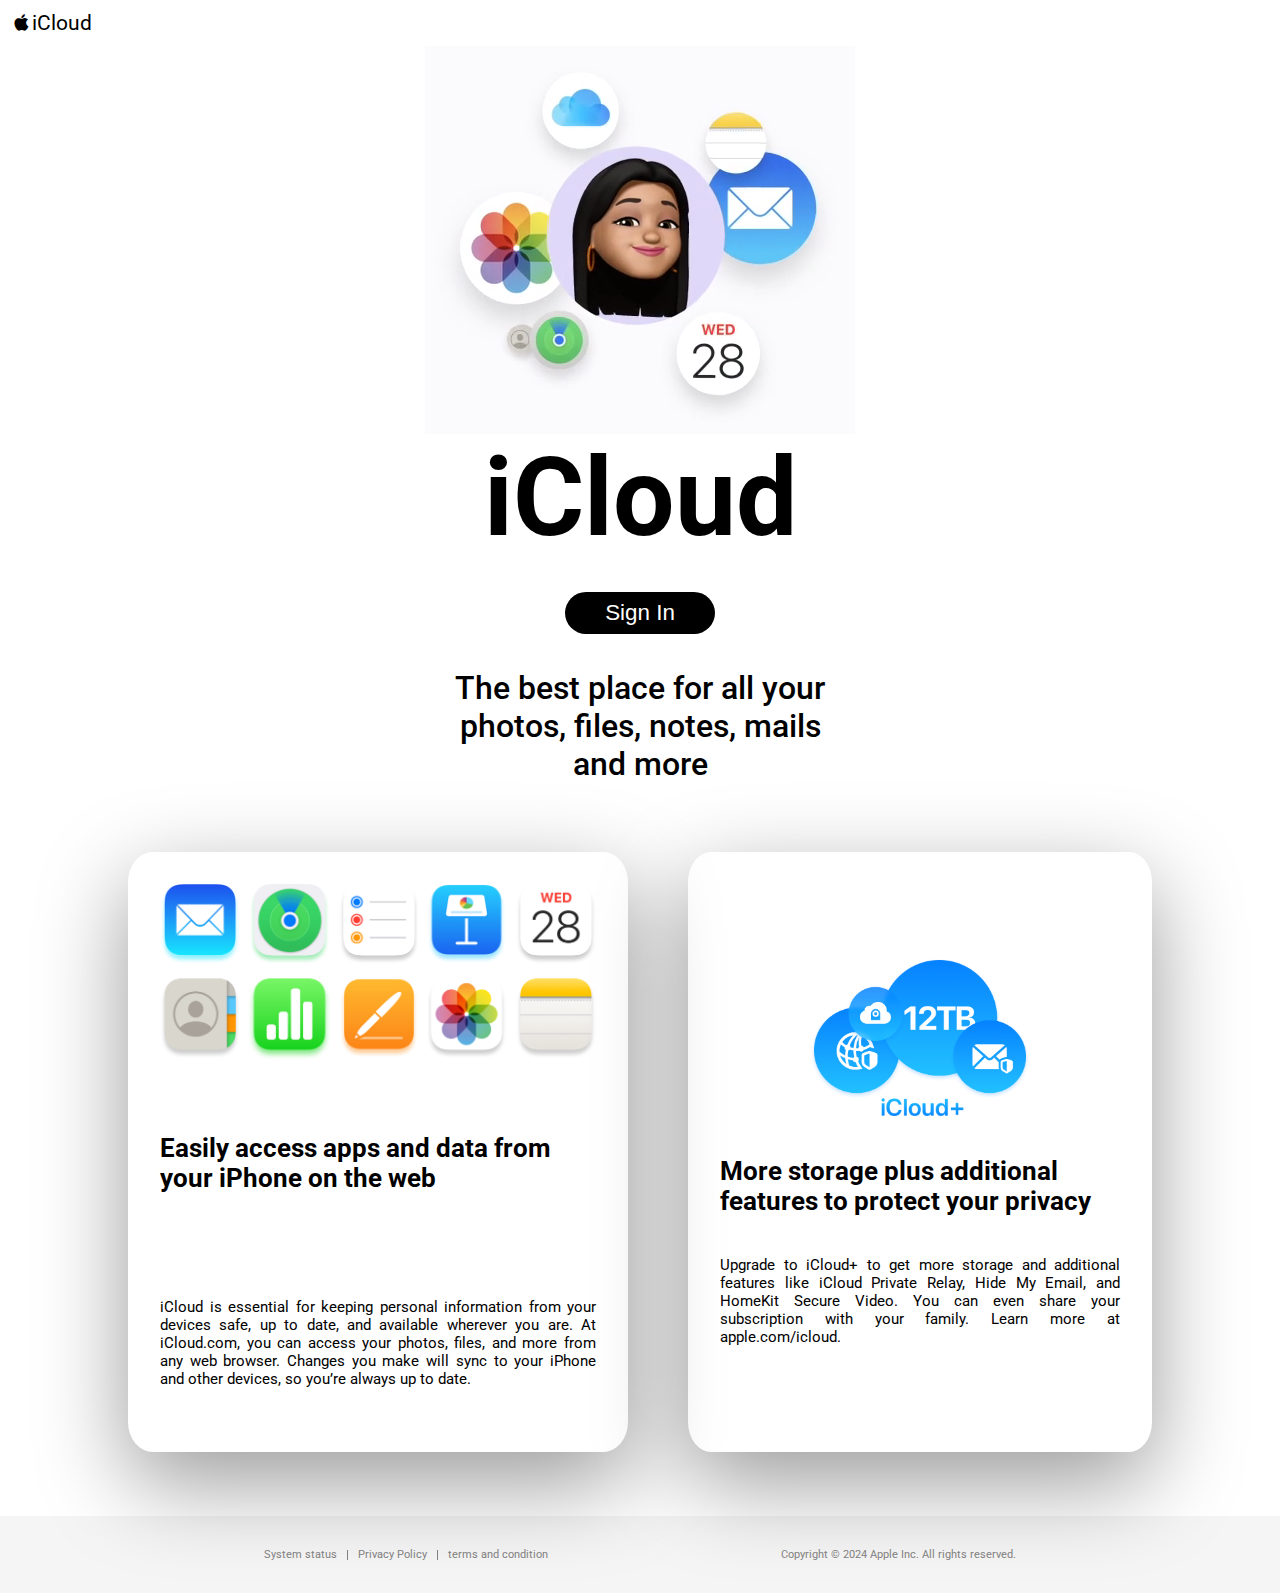
<file: index.html>
<!DOCTYPE html>
<html lang="en">

<head>
    <meta charset="UTF-8">
    <meta name="viewport" content="width=device-width, initial-scale=1.0">
    <link rel="stylesheet" href="style.css">
    <link href='https://unpkg.com/boxicons@2.1.4/css/boxicons.min.css' rel='stylesheet'>
    <link rel="icon" href="ICO/favicon-16x16.png">
    <title>iCloud</title>
</head>

<body>
    <header>
        <nav>
            <a href="#" class="icloud-logo"><i class='bx bxl-apple'></i>iCloud</a>
        </nav>
    </header>
    <main>
        <div class="memoji-vid center-1">
            <video autoplay loop muted src="VID/Memojis Animation video.mp4" id="memoji-vid"></video>
        </div>
        <div class="heading center-1">
            <h1>iCloud</h1>
        </div>
        <div class="sign-in center-1">
            <button id="sign-in-btn"><a href="sign-in.html">Sign In</a></button>
        </div>
        <div class="intro center-1">
            <p id="intro-text">
                The best place for all your photos, files, notes, mails and more
            </p>
        </div>
        <div class="box">
            <div class="box-1">
                <img src="IMG/Icloud-box-1.png" alt="" class="box-1-img">
                <h2 id="box-1-heading">Easily access apps and data from your iPhone on the web</h2>
                <p class="box-1-txt">iCloud is essential for keeping personal information from your devices safe, up to date, and available wherever you are. At iCloud.com, you can access your photos, files, and more from any web browser. Changes you make will sync to your
                    iPhone and other devices, so you’re always up to date.</p>
            </div>
            <div class="box-2">
                <img src="IMG/Icloud-box-2.png" alt="" class="box-2-img">
                <h2 id="box-2-heading">More storage plus additional features to protect your privacy</h2>
                <p class="box-2-txt">Upgrade to iCloud+ to get more storage and additional features like iCloud Private Relay, Hide My Email, and HomeKit Secure Video. You can even share your subscription with your family. Learn more at apple.com/icloud.</p>
            </div>
        </div>

        <footer>
            <div class="footer-div">System status
                <div class="sep"></div>
                Privacy Policy
                <div class="sep"></div>
                terms and condition
            </div>
            <div class="footer-div">Copyright © 2024 Apple Inc. All rights reserved.</div>
        </footer>
    </main>
</body>

</html>
</file>
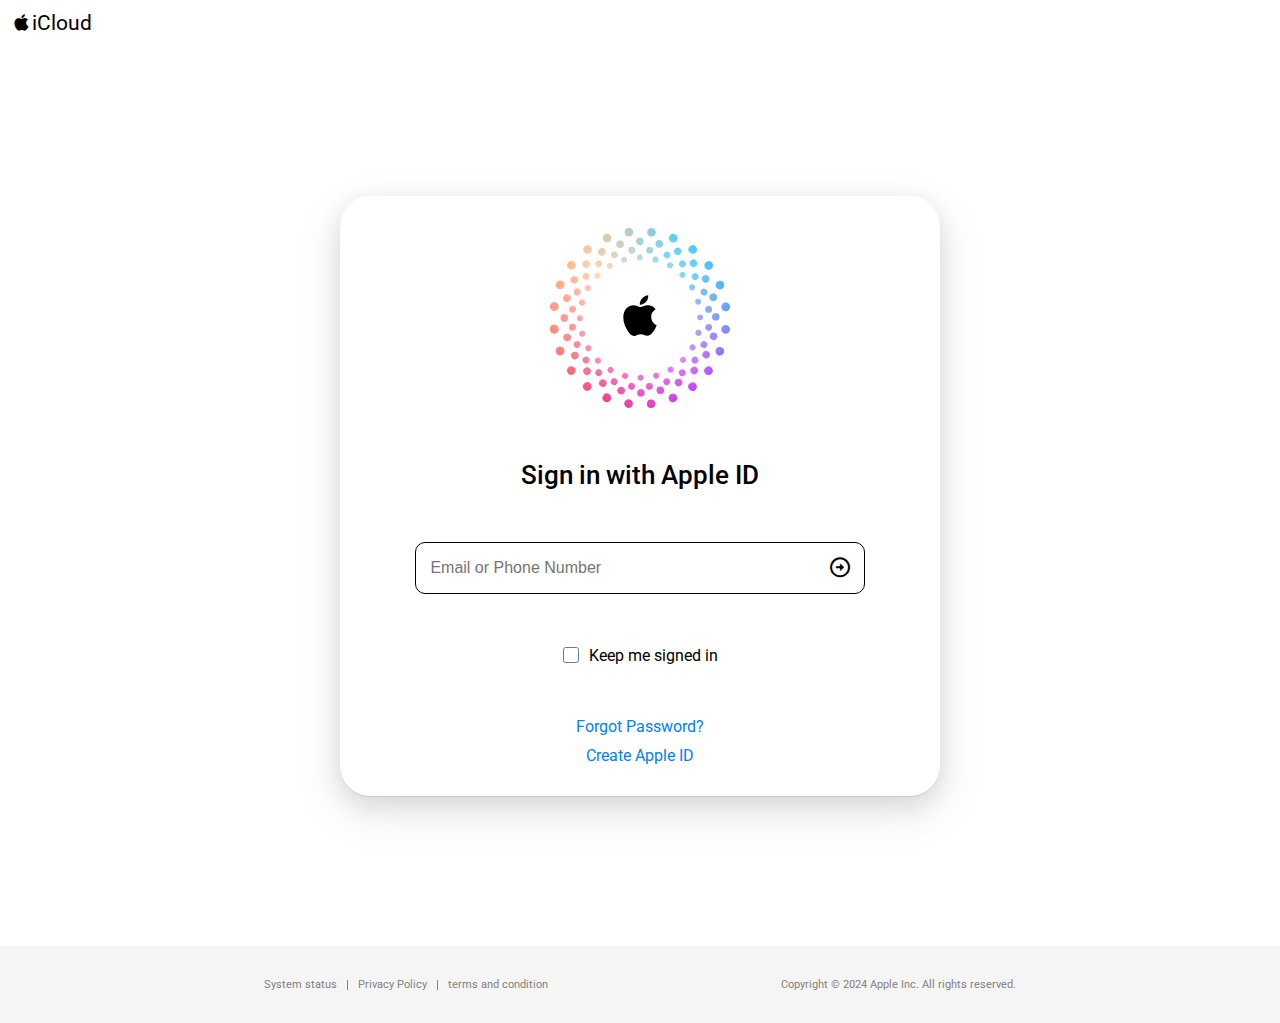
<file: sign-in.html>
<!DOCTYPE html>
<html lang="en">

<head>
    <meta charset="UTF-8">
    <meta name="viewport" content="width=device-width, initial-scale=1.0">
    <link rel="stylesheet" href="style.css">
    <link href='https://unpkg.com/boxicons@2.1.4/css/boxicons.min.css' rel='stylesheet'>
    <link rel="icon" href="ICO/favicon-16x16.png">
    <title>iCloud</title>
</head>

<body>
    <header>
        <nav>
            <a href="#" class="icloud-logo"><i class='bx bxl-apple'></i>iCloud</a>
        </nav>
    </header>
    <main id="main">
        <form id="sign-in">
            <img id="apple-color-logo" src="IMG/sign-in-screen-img.svg" alt="">
            <p>Sign in with Apple ID</p>
            <div class="input-container">
                <a href="#"> <i class='bx bx-right-arrow-circle'></i></a>
                <input id="email-phone" type="number, email" placeholder="Email or Phone Number">
            </div>

            <label><input type="checkbox" id="check">Keep me signed in</label>
            <div class="links"> <a href="#">Forgot Password?</a>
                <a href="#">Create Apple ID</a></div>
        </form>
    </main>
    <footer>
        <div class="footer-div">System status
            <div class="sep"></div>
            Privacy Policy
            <div class="sep"></div>
            terms and condition
        </div>
        <div class="footer-div">Copyright © 2024 Apple Inc. All rights reserved.</div>
    </footer>
</body>

</html>
</file>
<file: style.css>
@import url('https://fonts.googleapis.com/css2?family=Roboto:ital,wght@0,100;0,300;0,400;0,500;0,700;0,900;1,100;1,300;1,400;1,500;1,700;1,900&display=swap');
* {
    padding: 0;
    margin: 0;
    box-sizing: border-box;
}

a {
    color: inherit;
    text-decoration: none;
}

body {
    font-family: 'Roboto', sans-serif;
    background-color: #fff;
}

header nav {
    padding: .7rem;
}

.icloud-logo {
    font-size: 1.3rem;
    font-weight: 400;
    display: flex;
    align-items: center;
}

.center-1 {
    display: flex;
    align-items: center;
    justify-content: center;
}

.heading h1 {
    font-size: 8.5vw;
}

#sign-in-btn {
    padding: .5rem 2.5rem;
    border: none;
    border-radius: 50px;
    background-color: black;
    color: #fff;
    font-size: 1.4rem;
    margin: 30px 0;
    cursor: pointer;
    transition: .1s ease;
}

#sign-in-btn:hover {
    background-color: gray;
}

#intro-text {
    font-size: 2.5vw;
    width: 30%;
    text-align: center;
    margin: 5px 0;
    font-weight: 500;
}

.box {
    display: flex;
    align-items: center;
    justify-content: center;
    width: 80%;
    margin: 4rem auto;
    gap: 60px;
}

.box-2-img {
    width: 220px;
    margin: 0 auto;
}

.box-1,
.box-2 {
    border: none;
    border-radius: 5%;
    box-shadow: rgba(0, 0, 0, 0.4) 0px 30px 90px;
    display: flex;
    height: 600px;
    width: 500px;
    flex-direction: column;
    justify-content: center;
    gap: 40px;
    padding: 2rem;
}

#box-1-heading {
    margin: auto;
    font-size: 2vw;
}

.box-1-txt {
    font-size: 1.2vw;
    text-align: justify;
    margin: auto;
}

#box-2-heading {
    font-size: 2vw;
}

.box-2-txt {
    font-size: 1.2vw;
    text-align: justify;
}

footer {
    display: flex;
    justify-content: space-evenly;
    align-items: center;
    background-color: rgba(225, 222, 222, 0.304);
    padding: 2rem;
}

.footer-div {
    display: flex;
    font-size: .7rem;
    color: gray;
    align-items: center;
}

.sep {
    background-color: gray;
    height: 10px;
    width: 1px;
    margin: 0 10px;
}


/*---------------------------sign-in page------------------------------*/

#main {
    width: 100vw;
    height: 100vh;
    display: flex;
    align-items: center;
    justify-content: center;
}

#sign-in {
    display: flex;
    flex-direction: column;
    align-items: center;
    justify-content: space-evenly;
    gap: 20px;
    border-radius: 5%;
    border: none;
    box-shadow: rgba(17, 17, 26, 0.1) 0px 1px 0px, rgba(17, 17, 26, 0.1) 0px 8px 24px, rgba(17, 17, 26, 0.1) 0px 16px 48px;
    width: 600px;
    height: 600px;
}

#apple-color-logo {
    width: 180px;
}

#sign-in p {
    font-size: 2vw;
    font-weight: 500;
}

.input-container {
    position: relative;
}

.bx-right-arrow-circle {
    position: absolute;
    top: 28%;
    right: 3%;
    font-size: 1.5rem;
}

#sign-in #email-phone {
    padding: 1rem .9rem;
    font-size: 1rem;
    width: 450px;
    border: 1px solid black;
    border-radius: 10px;
}

#email-phone:focus {
    border: 1px solid skyblue;
    outline: 0;
}

label {
    display: flex;
    align-items: center;
    justify-content: center;
}

#check {
    height: 16px;
    width: 16px;
    margin-right: 10px;
    background-color: rgb(0, 191, 255);
}

#sign-in #email-phone::placeholder {
    font-size: 1rem;
}

.links {
    display: flex;
    flex-direction: column;
    align-items: center;
    gap: 10px;
}

.links a {
    color: rgb(0, 128, 255);
}
</file>
